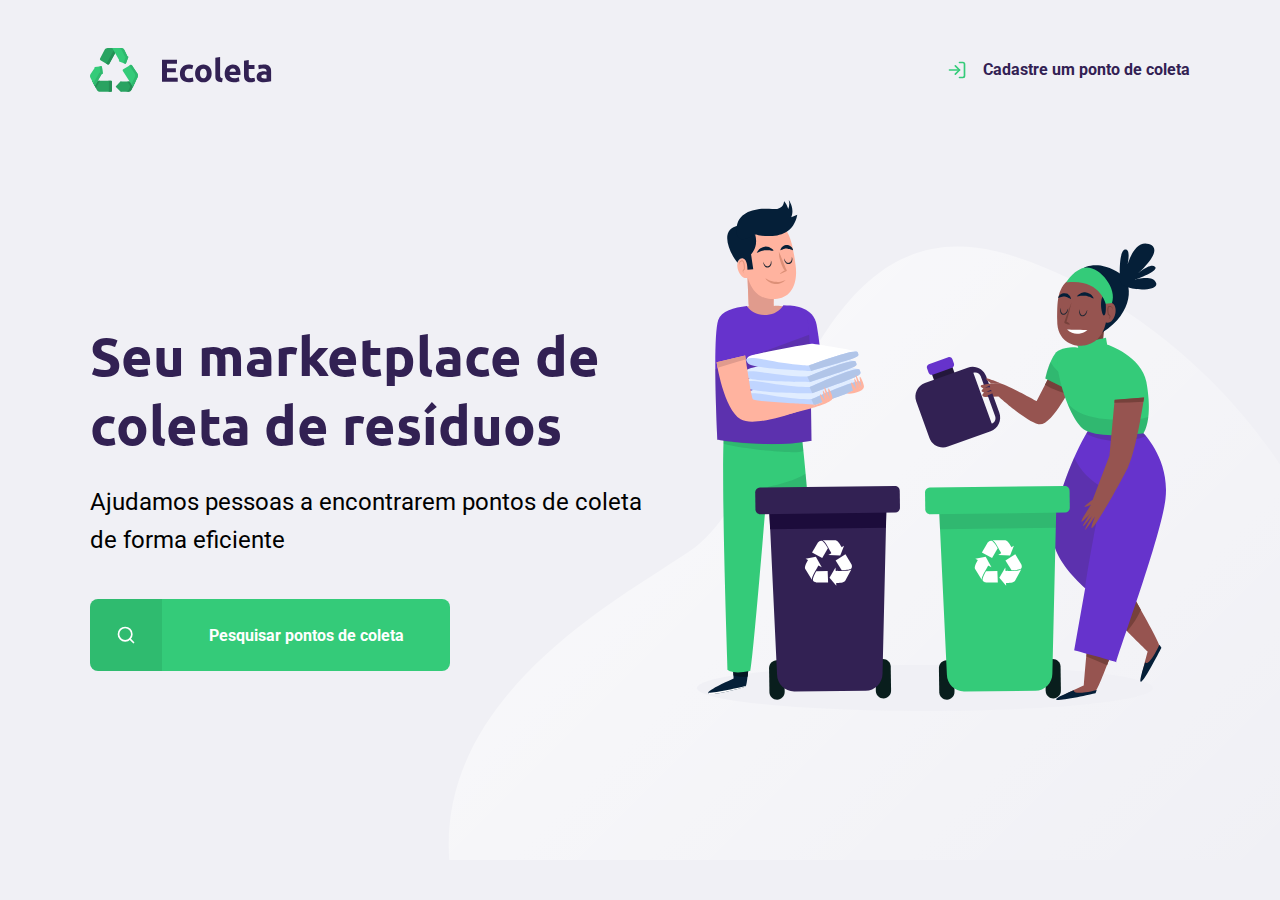
<file: index.html>
<!DOCTYPE html>

<html lang="pt_br">
    <head>
        <meta charset="UTF-8">
        <meta name="viewport" content="width=device-width, initial-scale=1.0">
        <title>Ecoleta</title>

        <link href="https://fonts.googleapis.com/css2?family=Roboto&family=Ubuntu:wght@700&display=swap" rel="stylesheet">

        <link rel="stylesheet" href="/styles/main.css">
        <link rel="stylesheet" href="/styles/home.css">
        <link rel="stylesheet" href="/styles/responsive.css">
    </head>
    <body>
        <div id="page-home">

            <div class="content">
                <header>
                    <img src="/assets/icones/logo.svg" alt="Logomarca">
                    <a href="#">
                        <span></span>
                        Cadastre um ponto de coleta
                    </a>
                </header>
    
                <main>
                    <h1>Seu marketplace de coleta de resíduos</h1>
    
                    <p>Ajudamos pessoas a encontrarem pontos de coleta de forma eficiente</p>
    
                    <a href="#"><span></span><strong>Pesquisar pontos de coleta</strong></a>
                </main>
            </div>

        </div>
    </body>
</html>
</file>
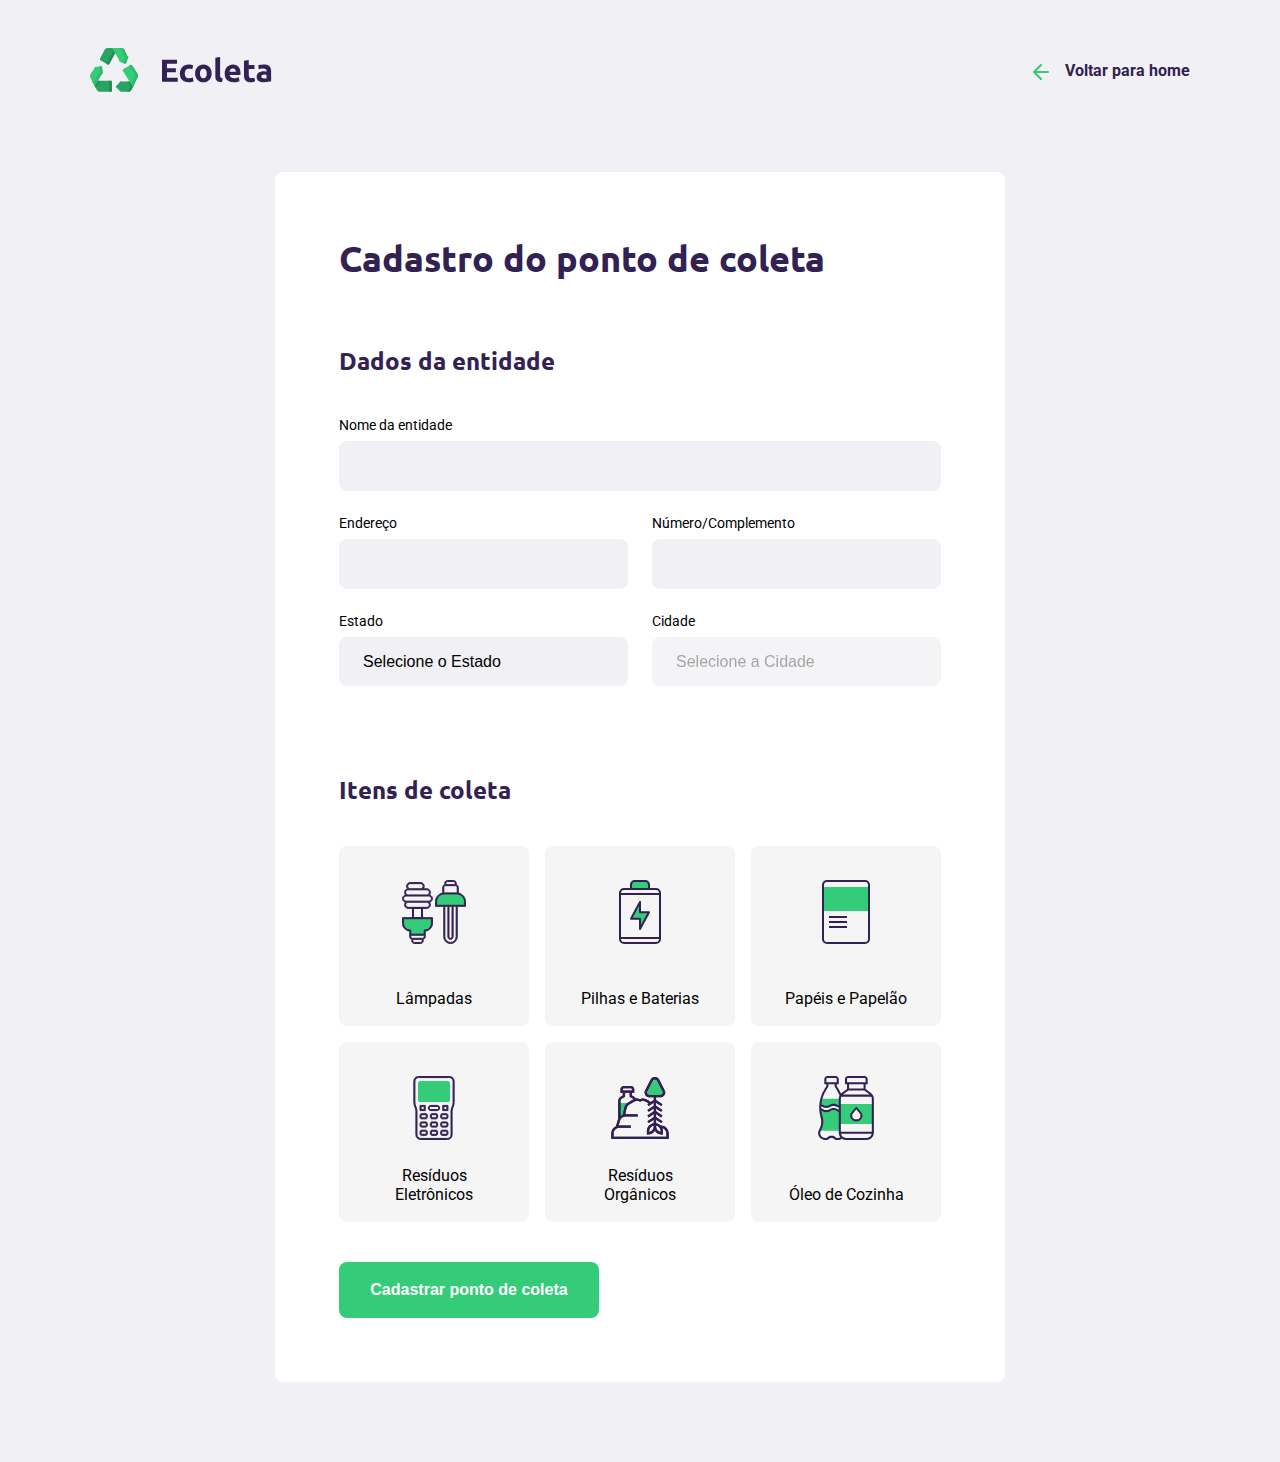
<file: create-point.html>
<!DOCTYPE html>

<html lang="pt_br">
    <head>
        <meta charset="UTF-8">
        <meta name="viewport" content="width=device-width, initial-scale=1.0">
        <title>Criar um ponto de coleta</title>

        <link href="https://fonts.googleapis.com/css2?family=Roboto&family=Ubuntu:wght@700&display=swap" rel="stylesheet">

        <link rel="stylesheet" href="/styles/main.css">
        <link rel="stylesheet" href="/styles/create-point.css">
        <link rel="stylesheet" href="/styles/responsive.css">
    </head>
    <body>
        <div id="page-create-point">

            
            <header>
                <img src="/assets/icones/logo.svg" alt="Logomarca">
                <a href="#">
                    <span></span>
                    Voltar para home
                </a>
            </header>

            <form action="">
                <h1>Cadastro do ponto de coleta</h1>
                <fieldset>
                    <legend>
                        <h2>Dados da entidade</h2>
                    </legend>
                    <div class="field">
                        <label for="name">Nome da entidade</label>
                        <input type="text" name="name" required>
                    </div>
                    <div class="field-group">
                        <div class="field">
                            <label for="address">Endereço</label>
                            <input type="text" name="address" required>
                        </div>
                        <div class="field">
                            <label for="address2">Número/Complemento</label>
                            <input type="text" name="address2" required>
                        </div>
                    </div>
                    <div class="field-group">
                        <div class="field">
                            <label for="state">Estado</label>
                            <select name="uf" required>
                                <option value="">Selecione o Estado</option>
                            </select>
                            <input type="hidden" name="state">
                        </div>
                        <div class="field">
                            <label for="city">Cidade</label>
                            <select name="city" disabled required>
                                <option value="">Selecione a Cidade</option>
                            </select>
                        </div>
                    </div>
                </fieldset>
                <fieldset>
                    <legend>
                        <h2>Itens de coleta</h2>
                    </legend>
                    <div class="items-grid">
                        <li data-id="1">
                            <img src="/assets/icones/lampadas.svg" alt="Lâmpadas">
                            <span>Lâmpadas</span>
                        </li>

                        <li data-id="2">
                            <img src="/assets/icones/baterias.svg" alt="Pilhas e Baterias">
                            <span>Pilhas e Baterias</span>
                        </li>

                        <li data-id="3">
                            <img src="/assets/icones/papeis-papelao.svg" alt="Papéis e Papelão">
                            <span>Papéis e Papelão</span>
                        </li>

                        <li data-id="4">
                            <img src="/assets/icones/eletronicos.svg" alt="Resíduos Eletrônicos">
                            <span>Resíduos Eletrônicos</span>
                        </li>

                        <li data-id="5">
                            <img src="/assets/icones/organicos.svg" alt="Resíduos Orgânicos">
                            <span>Resíduos Orgânicos</span>
                        </li>

                        <li data-id="6">
                            <img src="/assets/icones/oleo.svg" alt="Óleo de Cozinha">
                            <span>Óleo de Cozinha</span>
                        </li>
                    </div>
                </fieldset>
                <button type="submit">Cadastrar ponto de coleta</button>
            </form>

        </div>
        <script src="/scripts/create-point.js"></script>
    </body>
</html>
</file>
<file: styles/main.css>
:root {
    --title-color: #322153;
    --primary-color: #34cb79;
}

* {
    margin: 0;
    padding: 0;
    box-sizing: border-box;
}

html {
    font-family: Roboto, sans-serif;
}

body {
    background: #f0f0f5;
    -webkit-font-smoothing: antialiased;
}

a {
    text-decoration:  none;
}

h1, h2, h3, h4, h5, h6 {
    color: var(--title-color);
    font-family: Ubuntu, sans-serif;
}
</file>
<file: styles/home.css>
#page-home {
    height: 100vh;
    background: url('../assets/icones/home-background.svg') no-repeat;
    background-position: 35vw bottom;
}

#page-home .content {
    width: 90%;
    max-width: 1100px;
    height: 100%;
    margin: 0 auto;
    display: flex;
    flex-direction: column;
}

#page-home header {
    margin-top: 48px;
    display: flex;
    align-items: center;
    justify-content: space-between;
}

#page-home header a {
    display: flex;
    color: var(--title-color);
    font-weight: 700;
}

#page-home header a span {
    margin-right: 16px;
    display: flex;
    background-image: url('../assets/icones/log-in.svg');
    width: 20px;
    height: 20px;
}

#page-home main {
    max-width: 560px;
    flex: 1;
    height: 600px;
    display: flex;
    flex-direction: column;
    justify-content: center;
}

#page-home main h1 {
    font-size: 54px;
}

#page-home main p {
    font-size: 24px;
    line-height: 38px;
    margin-top: 24px;
}

#page-home main a {
    width: 100%;
    max-width: 360px;
    height: 72px;
    border-radius: 8px;
    display: flex;
    align-items: center;
    margin-top: 40px;
    background-color: var(--primary-color);
    transition: 400ms;    
}

#page-home main a:hover {
    background-color: #2fb86e;
}

#page-home main a span {
    width: 72px;
    height: 72px;
    border-top-left-radius: 8px;
    border-bottom-left-radius: 8px;
    background-color: rgba(0,0,0,0.08);
    display: flex;
    align-items: center;
    justify-content: center;
}

#page-home main a span::after {
    content: "";
    background-image: url('../assets/icones/search.svg');
    width: 20px;
    height: 20px;
}

#page-home main a strong {
    flex: 1;
    color: white;
    text-align: center;
}
</file>
<file: styles/responsive.css>
@media (max-width: 900px) {
    #page-home {
        background-position-x: 70vw;
    }

    #page-home .content {
        align-items: center;
        text-align: center;
    }

    #page-home header a {
        position: absolute;
        bottom: 48px;
        left: 50%;
        transform: translateX(-50%);
    }

    #page-home main {
        align-items: center;
    }
}

@media (min-width: 1700px) {
    #page-home {
        background-position-x: 40vw;
    }
}

@media (min-width: 760px) {
    #page-home {
        background-position-y: 200px;
    }
}
</file>
<file: styles/create-point.css>
#page-create-point {
    width: 90%;
    max-width: 1100px;
    margin: 0 auto;
}

#page-create-point header {
    margin-top: 48px;
    display: flex;
    justify-content: space-between;
    align-items: center;
}

#page-create-point header a {
    color: var(--title-color);
    font-weight: bold;
    display: flex;
    align-items: center;
}

#page-create-point header a span {
    margin-right: 16px;
    background-image: url('../assets/icones/arrow-left.svg');
    display: flex;
    width: 20px;
    height: 20px;
}

form {
    background-color: white;
    margin: 80px auto;
    padding: 64px;
    border-radius: 8px;
    max-width: 730px;
}

form h1 {
    font-size: 36px;
}

form fieldset {
    margin-top: 64px;
    border: 0;
}

form legend {
    margin-bottom: 40px;
}

form legend h2 {
    font-size: 24px;
}

form .field {
    flex: 1;
    display: flex;
    flex-direction: column;
    margin-bottom: 24px;
}

form .field-group {
    display: flex;
}

form input,
form select {
    background-color: #f0f0f5;
    border: 0;
    padding: 16px 24px;
    font-size: 16px;
    border-radius: 8px;
    /* outline: none; */
}

form select {
    -webkit-appearance: none;
    -moz-appearance: none;
    appearance: none;
}

form label {
    font-size: 14px;
    margin-bottom: 8px;
}

form .field-group .field + .field{
    margin-left: 24px;
}

form button {
    width: 260px;
    height: 56px;

    background-color: var(--primary-color);
    border-radius: 8px;

    color: white;
    font-weight: bold;
    font-size: 16px;

    border: 0;
    margin-top: 40px;
    transition: background-color 400ms;
}

form button:hover {
    background-color: #2fb86e;
}

.items-grid {
    display: grid;
    grid-template-columns: 1fr 1fr 1fr;
    gap: 16px;
}

.items-grid li {
    background-color: #f5f5f5;
    list-style: none;
    border: 2px solid #f5f5f5;
    border-radius: 8px;
    height: 180px;
    padding: 32px 24px 16px;
    display: flex;
    flex-direction: column;
    align-items: center;
    justify-content: space-between;
    text-align: center;
    cursor: pointer;
}
</file>
